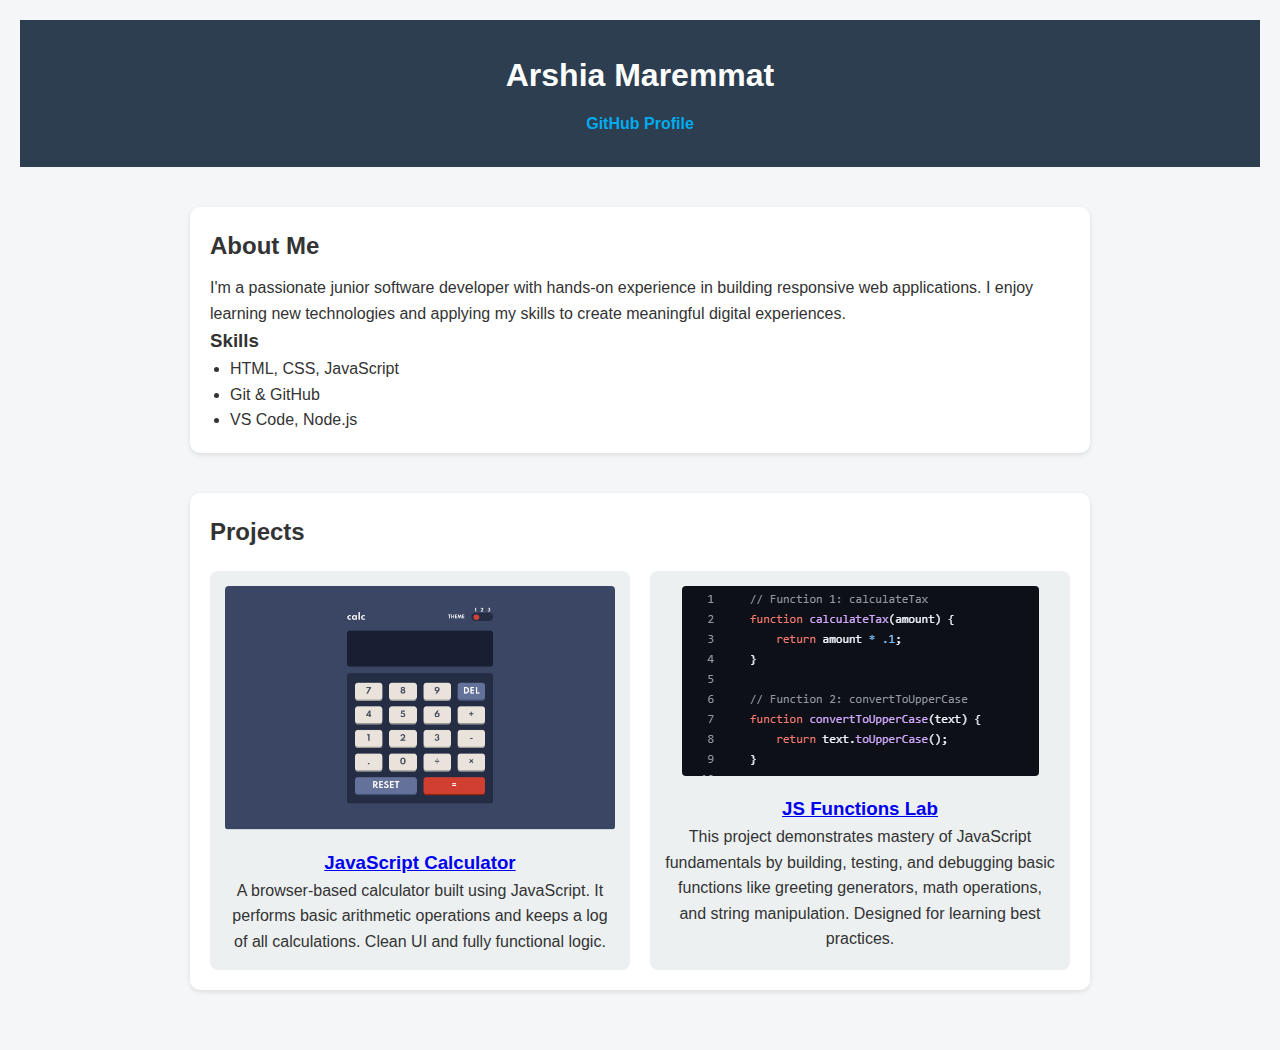
<file: html-css-personal-website.html>
<!DOCTYPE html>
<html lang="en">
<head>
  <meta charset="UTF-8" />
  <meta name="viewport" content="width=device-width, initial-scale=1.0"/>
  <title>Arshia Maremmat | Developer Portfolio</title>
  <link rel="stylesheet" href="style.css" />
</head>
<body>
  <header>
    <h1>Arshia Maremmat</h1>
    <a href="https://github.com/arshiamaremmat" target="_blank">GitHub Profile</a>
  </header>

  <section class="about">
    <h2>About Me</h2>
    <p>I'm a passionate junior software developer with hands-on experience in building responsive web applications. I enjoy learning new technologies and applying my skills to create meaningful digital experiences.</p>
    <h3>Skills</h3>
    <ul>
      <li>HTML, CSS, JavaScript</li>
      <li>Git & GitHub</li>
      <li>VS Code, Node.js</li>
    </ul>
  </section>

  <section class="projects">
    <h2>Projects</h2>
    <div class="project-grid">

      <!-- Calculator Project -->
      <div class="project-card">
        <a href="https://github.com/arshiamaremmat/js-calculator-lab-1" target="_blank">
          <img src="calculator.jpg" alt="Calculator Project" />
          <h3>JavaScript Calculator</h3>
        </a>
        <p>A browser-based calculator built using JavaScript. It performs basic arithmetic operations and keeps a log of all calculations. Clean UI and fully functional logic.</p>
      </div>

      <!-- Functions Lab Project -->
      <div class="project-card">
        <a href="https://github.com/arshiamaremmat/phase-0-js-functions-lab" target="_blank">
          <img src="functionslabSC.png" alt="Functions Lab Project" />
          <h3>JS Functions Lab</h3>
        </a>
        <p>This project demonstrates mastery of JavaScript fundamentals by building, testing, and debugging basic functions like greeting generators, math operations, and string manipulation. Designed for learning best practices.</p>
      </div>

    </div>
  </section>
</body>
</html>
</file>
<file: style.css>
* {
  margin: 0;
  padding: 0;
  box-sizing: border-box;
}

body {
  font-family: 'Segoe UI', sans-serif;
  background-color: #f4f6f8;
  color: #333;
  line-height: 1.6;
  padding: 20px;
}

header {
  text-align: center;
  background-color: #2c3e50;
  padding: 30px 0;
  color: white;
}

header a {
  color: #00aced;
  text-decoration: none;
  font-weight: bold;
  display: block;
  margin-top: 10px;
}

section {
  max-width: 900px;
  margin: 40px auto;
  padding: 20px;
  background: white;
  border-radius: 10px;
  box-shadow: 0 2px 5px rgba(0, 0, 0, 0.1);
}

.about h2, .projects h2 {
  margin-bottom: 10px;
}

ul {
  list-style-type: disc;
  margin-left: 20px;
}

.project-grid {
  display: grid;
  grid-template-columns: repeat(auto-fit, minmax(260px, 1fr));
  gap: 20px;
  margin-top: 20px;
}

.project-card {
  background: #ecf0f1;
  padding: 15px;
  border-radius: 8px;
  text-align: center;
  transition: transform 0.2s;
}

.project-card:hover {
  transform: translateY(-5px);
}

.project-card img {
  max-width: 100%;
  border-radius: 4px;
  margin-bottom: 10px;
}
</file>
